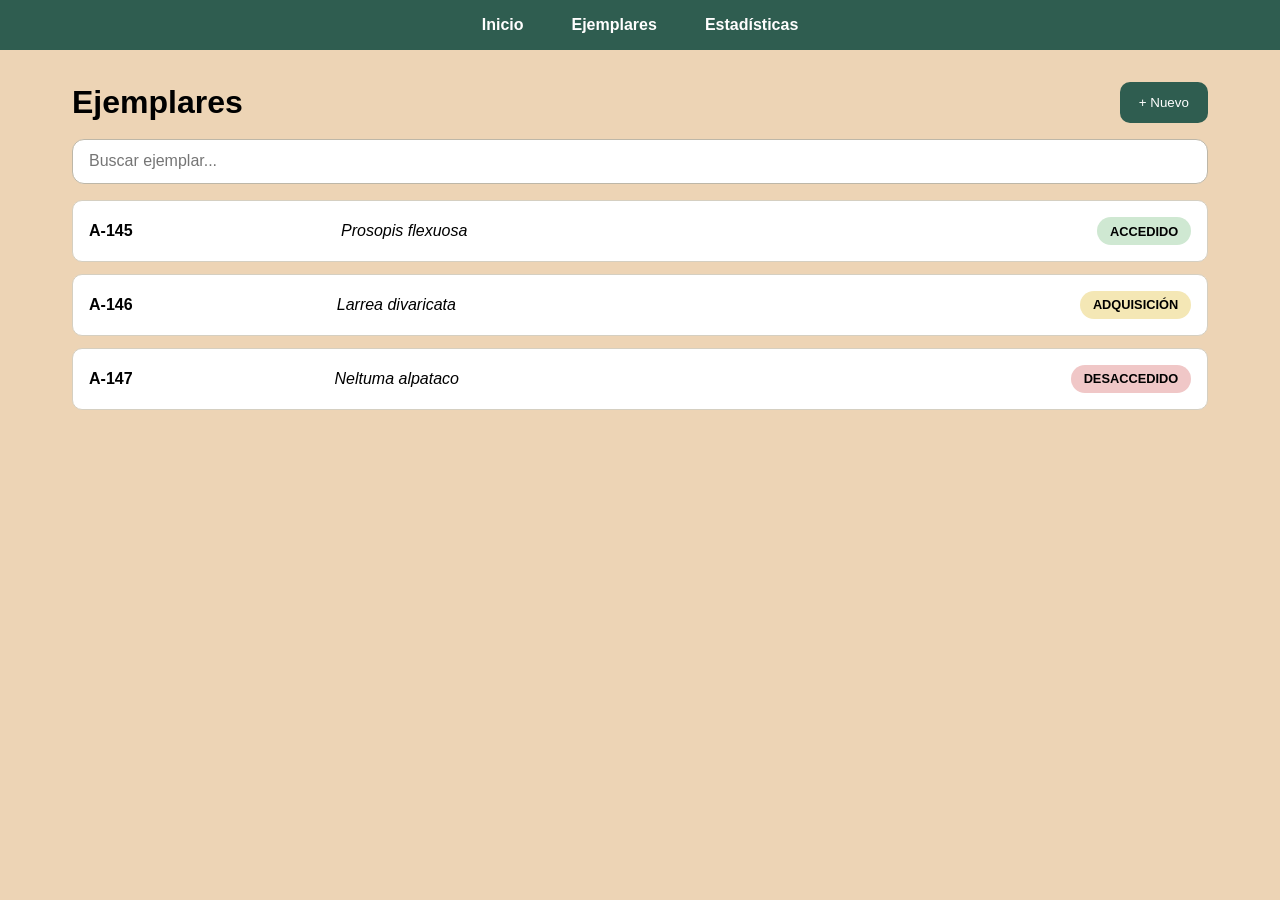
<file: front/index.html>
<!DOCTYPE html>
<html lang="es">
    <head>
        <meta charset="UTF-8">
        <title>Jardín Botánico</title>
        <link rel="stylesheet" href="style.css">
    </head>

    <body>

        <header>
            <nav>
                <a href="#">Inicio</a>
                <a href="#">Ejemplares</a>
                <a href="#">Estadísticas</a>
            </nav>
        </header>

        <main>

            <section class="titulo">
                <h1>Ejemplares</h1>
                <button class="btn-nuevo">
                    + Nuevo
                </button>

            </section>

            <section class="busqueda">
                <input
                    type="text"
                    placeholder="Buscar ejemplar..."
                >
            </section>

            <section class="ejemplares-lista">

                <div class="ejemplar-card">

                    <span class="ejemplar-id">
                        A-145
                    </span>

                    <span class="ejemplar-taxon">
                        Prosopis flexuosa
                    </span>

                    <span class="estado accedido">
                        ACCEDIDO
                    </span>

                </div>

                <div class="ejemplar-card">

                    <span class="ejemplar-id">
                        A-146
                    </span>

                    <span class="ejemplar-taxon">
                        Larrea divaricata
                    </span>

                    <span class="estado adquisicion">
                        ADQUISICIÓN
                    </span>

                </div>

                <div class="ejemplar-card">

                    <span class="ejemplar-id">
                        A-147
                    </span>

                    <span class="ejemplar-taxon">
                        Neltuma alpataco
                    </span>

                    <span class="estado desaccedido">
                        DESACCEDIDO
                    </span>

                </div>

            </section>

        </main>

    </body>
</html>
</file>
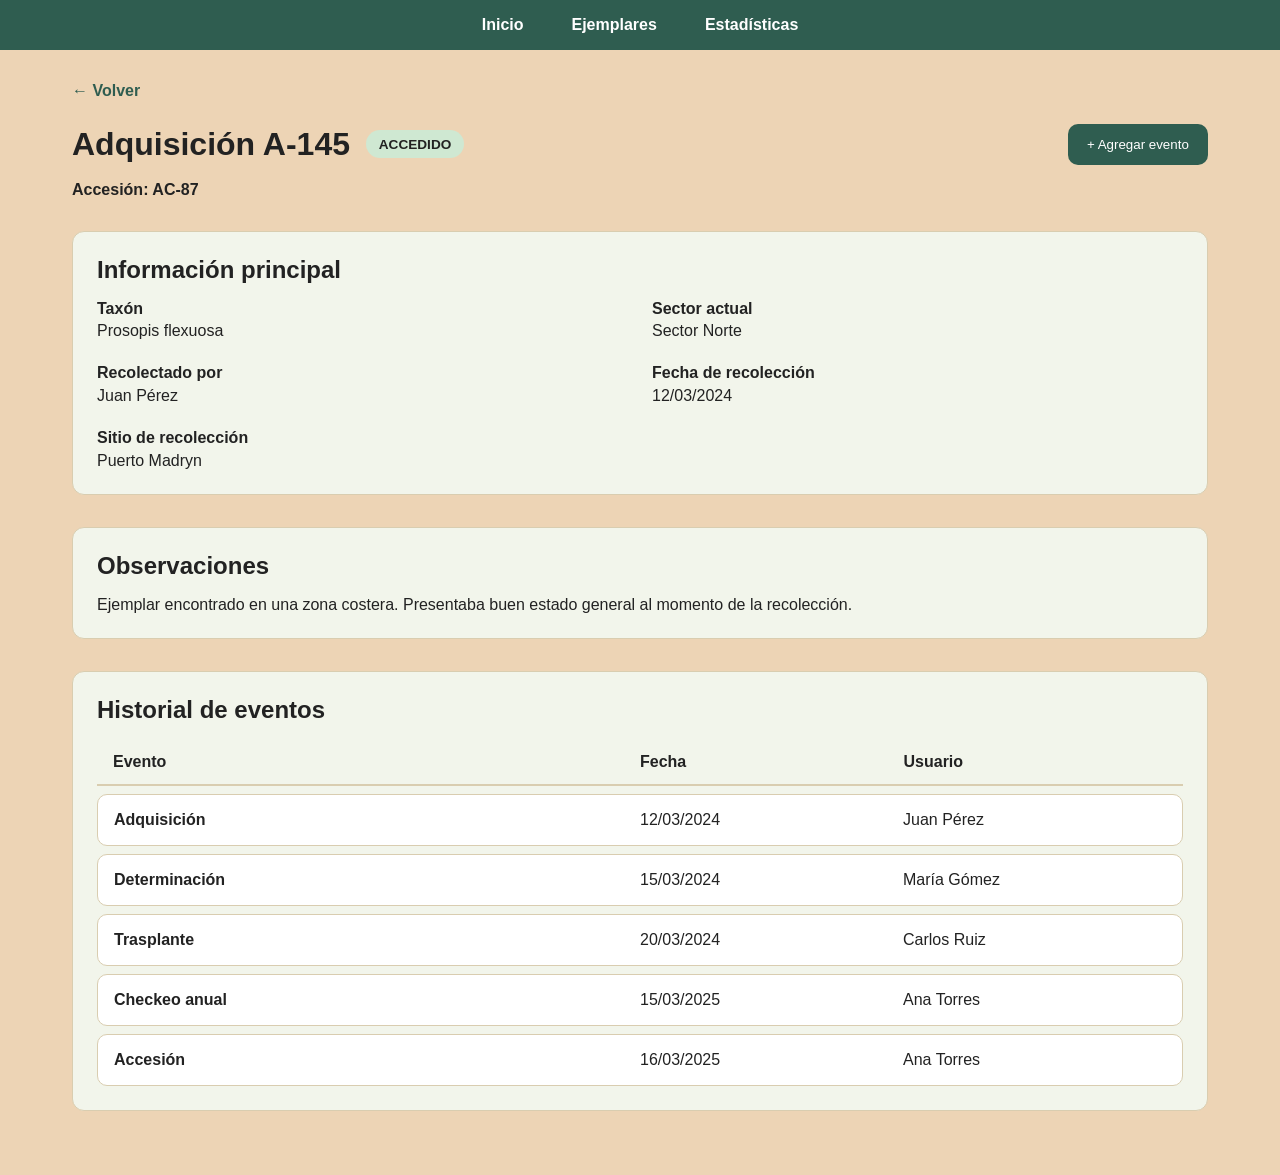
<file: front/detalle-ejemplar.html>
<!DOCTYPE html>
<html lang="es">

<head>
    <meta charset="UTF-8">
    <title>Detalle de Ejemplar</title>
    <link rel="stylesheet" href="detalle-ejemplar.css">
</head>

<body>

    <header>
        <nav>
            <a href="#">Inicio</a>
            <a href="#">Ejemplares</a>
            <a href="#">Estadísticas</a>
        </nav>
    </header>

    <main>

        <a href="#" class="volver">← Volver</a>

        <section class="encabezado">

            <div class="titulo-estado">

                <h1>Adquisición A-145</h1>

                <span class="estado accedido">
                    ACCEDIDO
                </span>

            </div>

            <button class="btn-evento">
                + Agregar evento
            </button>

        </section>

        <p class="accesion">
            Accesión: AC-87
        </p>

        <section class="card">

            <h2>Información principal</h2>

            <div class="datos-grid">

                <div>
                    <strong>Taxón</strong>
                    <p>Prosopis flexuosa</p>
                </div>

                <div>
                    <strong>Sector actual</strong>
                    <p>Sector Norte</p>
                </div>

                <div>
                    <strong>Recolectado por</strong>
                    <p>Juan Pérez</p>
                </div>

                <div>
                    <strong>Fecha de recolección</strong>
                    <p>12/03/2024</p>
                </div>

                <div>
                    <strong>Sitio de recolección</strong>
                    <p>Puerto Madryn</p>
                </div>

            </div>

        </section>

        <section class="card">

            <h2>Observaciones</h2>

            <p>
                Ejemplar encontrado en una zona costera.
                Presentaba buen estado general al momento de la recolección.
            </p>

        </section>

        <section class="card">

            <h2>Historial de eventos</h2>

            <div class="eventos-header">
                <span>Evento</span>
                <span>Fecha</span>
                <span>Usuario</span>
            </div>

            <div class="eventos-container">

                <div class="evento-card">
                    <span class="evento-tipo">
                        Adquisición
                    </span>

                    <span>
                        12/03/2024
                    </span>

                    <span>
                        Juan Pérez
                    </span>
                </div>

                <div class="evento-card">
                    <span class="evento-tipo">
                        Determinación
                    </span>

                    <span>
                        15/03/2024
                    </span>

                    <span>
                        María Gómez
                    </span>
                </div>

                <div class="evento-card">
                    <span class="evento-tipo">
                        Trasplante
                    </span>

                    <span>
                        20/03/2024
                    </span>

                    <span>
                        Carlos Ruiz
                    </span>
                </div>

                <div class="evento-card">
                    <span class="evento-tipo">
                        Checkeo anual
                    </span>

                    <span>
                        15/03/2025
                    </span>

                    <span>
                        Ana Torres
                    </span>
                </div>

                <div class="evento-card">
                    <span class="evento-tipo">
                        Accesión
                    </span>

                    <span>
                        16/03/2025
                    </span>

                    <span>
                        Ana Torres
                    </span>
                </div>

            </div>

        </section>

    </main>

</body>

</html>
</file>
<file: front/style.css>
* {
    margin: 0;
    padding: 0;
    box-sizing: border-box;
}

:root {
    --color-fondo: #edd4b5;
    --color-header: #2f5d50;
    --color-texto: #fffefe;
}

body {
    background-color: var(--color-fondo);
    font-family: Arial, sans-serif;
}

header {
    position: sticky;
    top: 0;

    background: var(--color-header);
    padding: 1rem;
}

nav {
    display: flex;
    justify-content: center;
    gap: 3rem;
}

h1 {
    font-size: 2rem;
    font-weight: bold;
}

nav a {
    color: var(--color-texto);
    text-decoration: none;
    font-weight: bold;
}

main {
    max-width: 1200px;
    margin: auto;
    padding: 2rem;
}

.titulo {
    display: flex;
    justify-content: space-between;
    align-items: center;

    margin-bottom: 1rem;
}

.btn-nuevo {
    padding: 0.8rem 1.2rem;

    border: none;
    border-radius: 10px;

    background-color: var(--color-header);
    color: white;

    cursor: pointer;
}

.btn-nuevo:hover {
    opacity: 0.9;
}

.busqueda {
    margin-bottom: 1rem;
}

.busqueda input {
    width: 100%;
    padding: 0.8rem 1rem;

    border-radius: 12px;
    border: 1px solid #bdb7a8;

    font-size: 1rem;
}
.busqueda input:focus {
    outline: none;
    border-color: #4a6b58;

    box-shadow: 0 0 5px rgba(74, 107, 88, 0.3);
}

.ejemplares-lista {
    display: flex;
    flex-direction: column;
    gap: 0.75rem;
}

.ejemplar-card {
    display: grid;
    grid-template-columns: 1fr 3fr auto;

    align-items: center;

    padding: 1rem;

    background-color: white;

    border: 1px solid #d5cfc1;
    border-radius: 10px;

    cursor: pointer;

    transition: all 0.2s ease;
}

.ejemplar-card:hover {
    background-color: #f0ebdd;

    transform: translateY(-2px);
}

.ejemplar-id {
    font-weight: bold;
}

.ejemplar-taxon {
    font-style: italic;
}

.estado {
    padding: 0.4rem 0.8rem;

    border-radius: 20px;

    font-size: 0.8rem;
    font-weight: bold;
}

.accedido {
    background-color: #cfe8d2;
}

.adquisicion {
    background-color: #f4e7b5;
}

.desaccedido {
    background-color: #f0c7c7;
}
</file>
<file: front/detalle-ejemplar.css>
* {
    margin: 0;
    padding: 0;
    box-sizing: border-box;
}

:root {
    --color-fondo: #edd4b5;
    --color-header: #2f5d50;
    --color-texto: #222;
    --color-borde: #d9cdb0;
    --color-card: #f2f5eb;
}

body {
    font-family: Arial, sans-serif;
    background-color: var(--color-fondo);
    color: var(--color-texto);
}

header {
    position: sticky;
    top: 0;
    z-index: 100;

    background-color: var(--color-header);
    padding: 1rem;
}

nav {
    display: flex;
    justify-content: center;
    gap: 3rem;
}

nav a {
    text-decoration: none;
    color: white;
    font-weight: bold;
}

main {
    max-width: 1200px;
    margin: auto;
    padding: 2rem;
}

.volver {
    display: inline-block;
    margin-bottom: 1.5rem;

    text-decoration: none;
    color: var(--color-header);
    font-weight: bold;
}

.encabezado {
    display: flex;
    justify-content: space-between;
    align-items: center;

    margin-bottom: 1rem;
}

.titulo-estado {
    display: flex;
    align-items: center;
    gap: 1rem;
}

h1 {
    font-size: 2rem;
}

.estado {
    padding: 0.4rem 0.8rem;
    border-radius: 20px;
    font-size: 0.85rem;
    font-weight: bold;
}

.accedido {
    background-color: #cfe8d2;
}

.btn-evento {
    padding: 0.8rem 1.2rem;

    border: none;
    border-radius: 10px;

    background-color: var(--color-header);
    color: white;

    cursor: pointer;
}

.btn-evento:hover {
    opacity: 0.9;
}

.accesion {
    margin-bottom: 2rem;
    font-weight: bold;
}

.card {
    background-color: var(--color-card);

    border: 1px solid var(--color-borde);
    border-radius: 12px;

    padding: 1.5rem;
    margin-bottom: 2rem;
}

.card h2 {
    margin-bottom: 1rem;
}

.datos-grid {
    display: grid;
    grid-template-columns: 1fr 1fr;
    gap: 1.5rem;
}

.datos-grid strong {
    display: block;
    margin-bottom: 0.3rem;
}

.eventos-header {
    display: grid;
    grid-template-columns: 2fr 1fr 1fr;

    padding: 0.8rem 1rem;

    font-weight: bold;

    border-bottom: 2px solid var(--color-borde);

    margin-bottom: 0.5rem;
}

.eventos-container {
    display: flex;
    flex-direction: column;
    gap: 0.5rem;
}

.evento-card {
    display: grid;
    grid-template-columns: 2fr 1fr 1fr;

    align-items: center;

    padding: 1rem;

    background-color: white;

    border: 1px solid var(--color-borde);
    border-radius: 10px;

    cursor: pointer;

    transition: all 0.2s ease;
}

.evento-card:hover {
    background-color: #f0ebdd;

    transform: translateY(-2px);
}

.evento-tipo {
    font-weight: bold;
}
</file>
